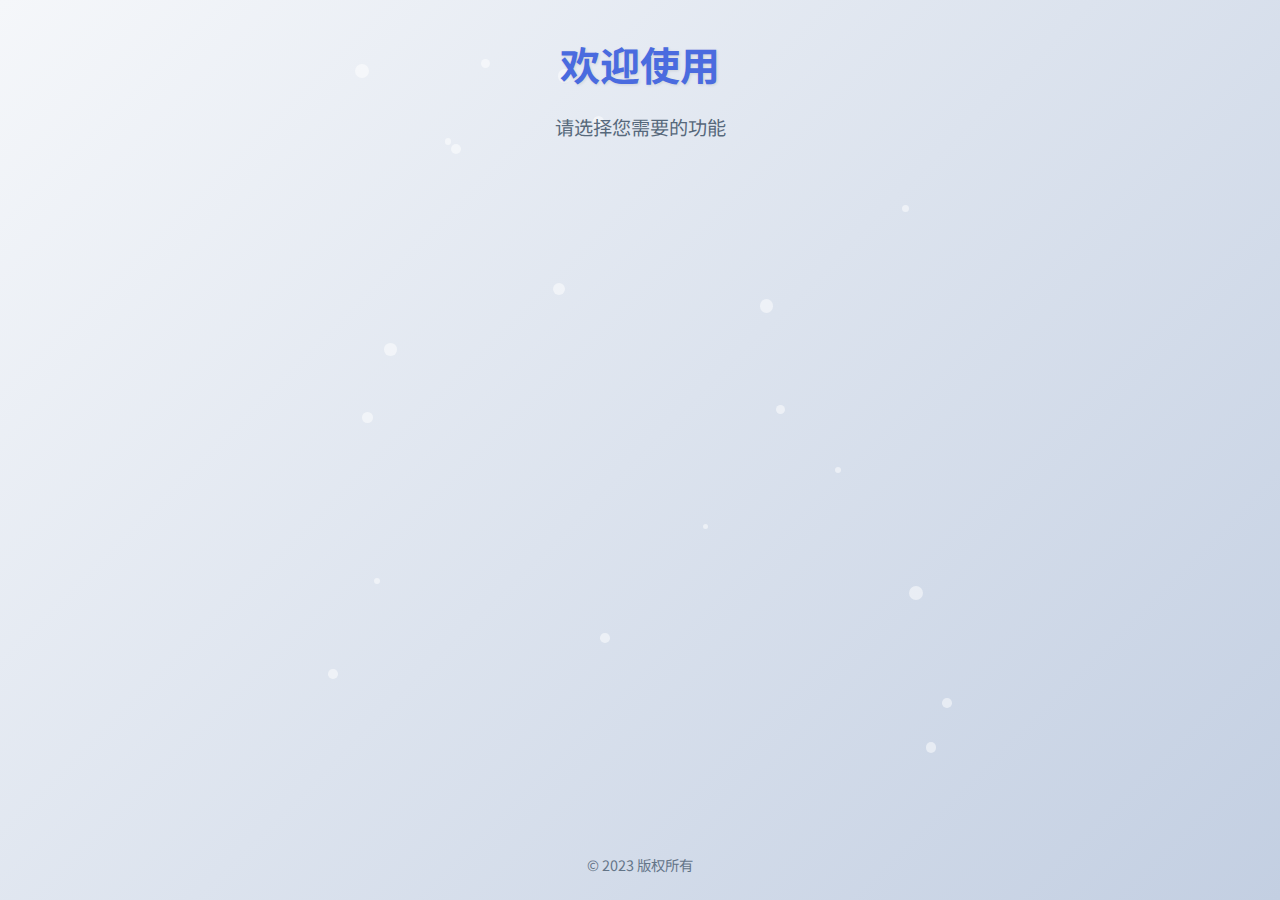
<file: index.html>
<!DOCTYPE html>
<html lang="zh-CN">
<head>
    <meta charset="UTF-8">
    <meta name="viewport" content="width=device-width, initial-scale=1.0">
    <title>欢迎页面</title>
    <link rel="stylesheet" href="css/style.css">
</head>
<body>
    <div class="container">
        <div class="header">
            <h1 class="title">欢迎使用</h1>
            <p class="subtitle">请选择您需要的功能</p>
        </div>
        
        <div class="options">
            <div class="option-card download">
                <div class="option-icon">
                    <i class="icon-download"></i>
                </div>
                <h2>下载应用</h2>
                <p>获取最新版本的应用</p>
                <a href="download.html" class="btn">立即下载</a>
            </div>
            
            <div class="option-card tutorial">
                <div class="option-icon">
                    <i class="icon-video"></i>
                </div>
                <h2>视频教程</h2>
                <p>学习如何使用应用</p>
                <div class="sub-options hidden">
                    <a href="tutorial-android.html" class="btn sub-btn">安卓教程</a>
                    <a href="tutorial-pc.html" class="btn sub-btn">电脑教程</a>
                </div>
                <button class="btn tutorial-btn">查看教程</button>
            </div>
        </div>
    </div>

    <footer>
        <p>© 2023 版权所有</p>
    </footer>

    <script src="js/script.js"></script>
</body>
</html>
</file>
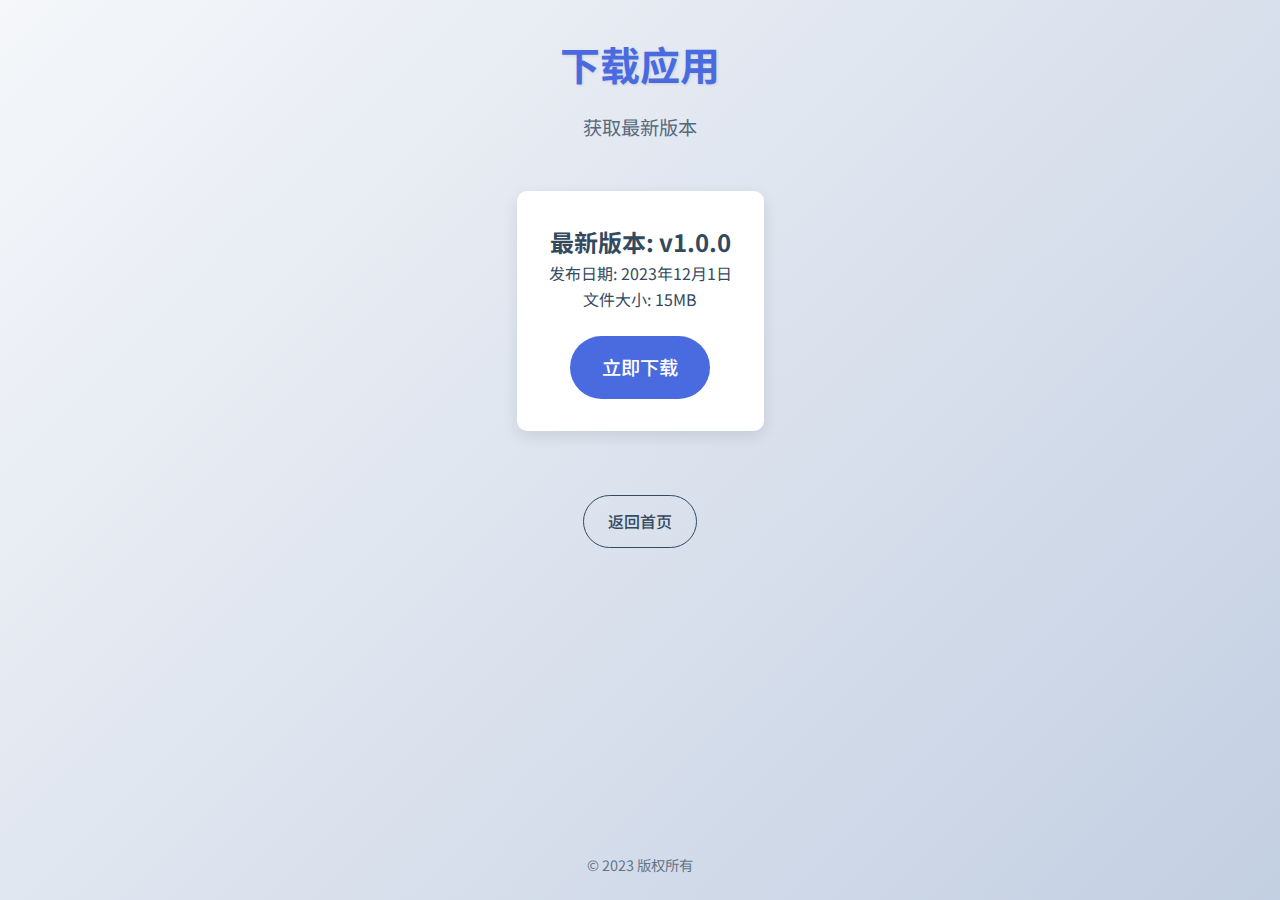
<file: download.html>
<!DOCTYPE html>
<html lang="zh-CN">
<head>
    <meta charset="UTF-8">
    <meta name="viewport" content="width=device-width, initial-scale=1.0">
    <title>下载应用</title>
    <link rel="stylesheet" href="css/style.css">
    <style>
        .download-section {
            background: white;
            padding: 2rem;
            border-radius: 10px;
            box-shadow: var(--shadow);
            margin-top: 2rem;
            text-align: center;
            animation: fadeIn 0.8s ease-in-out;
        }
        
        .download-btn {
            margin-top: 1.5rem;
            font-size: 1.2rem;
            padding: 1rem 2rem;
        }
        
        .back-btn {
            margin-top: 2rem;
            background: transparent;
            color: var(--dark-color);
            border: 1px solid var(--dark-color);
        }
        
        .back-btn:hover {
            background: rgba(0,0,0,0.1);
        }
    </style>
</head>
<body>
    <div class="container">
        <div class="header">
            <h1 class="title">下载应用</h1>
            <p class="subtitle">获取最新版本</p>
        </div>
        
        <div class="download-section">
            <h2>最新版本: v1.0.0</h2>
            <p>发布日期: 2023年12月1日</p>
            <p>文件大小: 15MB</p>
            <a href="#" class="btn download-btn">立即下载</a>
        </div>
        
        <div style="text-align: center; margin-top: 2rem;">
            <a href="index.html" class="btn back-btn">返回首页</a>
        </div>
    </div>

    <footer>
        <p>© 2023 版权所有</p>
    </footer>

    <script src="js/script.js"></script>
</body>
</html>
</file>
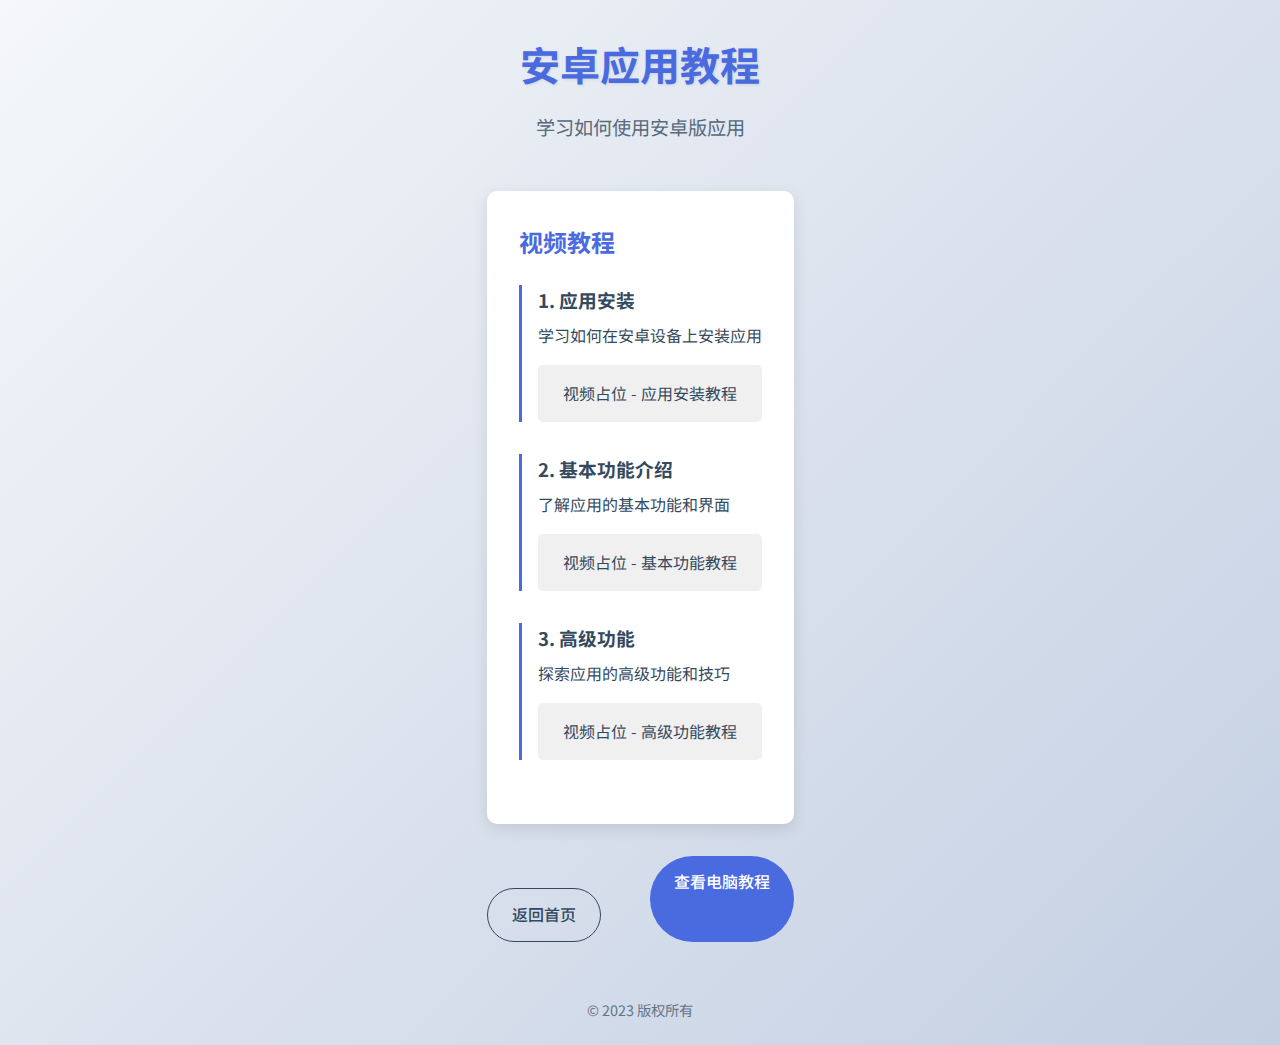
<file: tutorial-android.html>
<!DOCTYPE html>
<html lang="zh-CN">
<head>
    <meta charset="UTF-8">
    <meta name="viewport" content="width=device-width, initial-scale=1.0">
    <title>安卓应用教程</title>
    <link rel="stylesheet" href="css/style.css">
    <style>
        .tutorial-section {
            background: white;
            padding: 2rem;
            border-radius: 10px;
            box-shadow: var(--shadow);
            margin-top: 2rem;
            animation: fadeIn 0.8s ease-in-out;
        }
        
        .tutorial-section h2 {
            margin-bottom: 1.5rem;
            color: var(--primary-color);
        }
        
        .tutorial-item {
            margin-bottom: 2rem;
            border-left: 3px solid var(--primary-color);
            padding-left: 1rem;
        }
        
        .tutorial-item h3 {
            margin-bottom: 0.5rem;
        }
        
        .video-container {
            margin-top: 1rem;
            background: #f0f0f0;
            padding: 1rem;
            border-radius: 5px;
            text-align: center;
        }
        
        .back-btn {
            margin-top: 2rem;
            background: transparent;
            color: var(--dark-color);
            border: 1px solid var(--dark-color);
        }
        
        .back-btn:hover {
            background: rgba(0,0,0,0.1);
        }
        
        .tutorial-nav {
            display: flex;
            justify-content: space-between;
            margin-top: 2rem;
        }
    </style>
</head>
<body>
    <div class="container">
        <div class="header">
            <h1 class="title">安卓应用教程</h1>
            <p class="subtitle">学习如何使用安卓版应用</p>
        </div>
        
        <div class="tutorial-section">
            <h2>视频教程</h2>
            
            <div class="tutorial-item">
                <h3>1. 应用安装</h3>
                <p>学习如何在安卓设备上安装应用</p>
                <div class="video-container">
                    <p>视频占位 - 应用安装教程</p>
                    <!-- 这里可以添加实际的视频嵌入代码 -->
                </div>
            </div>
            
            <div class="tutorial-item">
                <h3>2. 基本功能介绍</h3>
                <p>了解应用的基本功能和界面</p>
                <div class="video-container">
                    <p>视频占位 - 基本功能教程</p>
                    <!-- 这里可以添加实际的视频嵌入代码 -->
                </div>
            </div>
            
            <div class="tutorial-item">
                <h3>3. 高级功能</h3>
                <p>探索应用的高级功能和技巧</p>
                <div class="video-container">
                    <p>视频占位 - 高级功能教程</p>
                    <!-- 这里可以添加实际的视频嵌入代码 -->
                </div>
            </div>
        </div>
        
        <div class="tutorial-nav">
            <a href="index.html" class="btn back-btn">返回首页</a>
            <a href="tutorial-pc.html" class="btn">查看电脑教程</a>
        </div>
    </div>

    <footer>
        <p>© 2023 版权所有</p>
    </footer>

    <script src="js/script.js"></script>
</body>
</html>
</file>
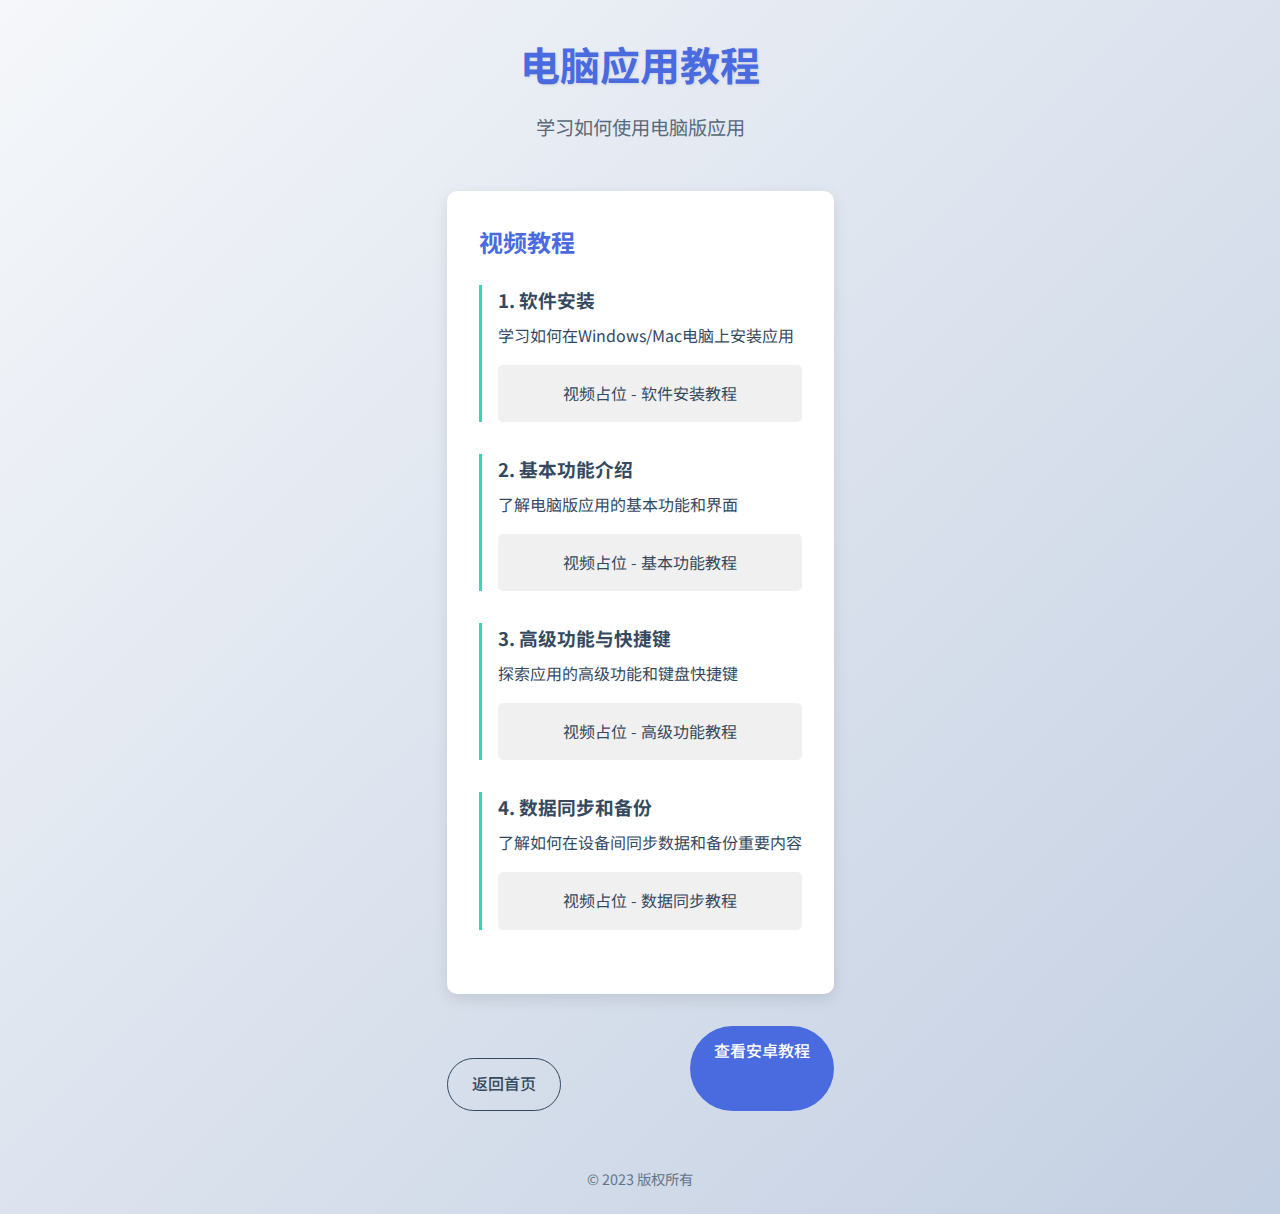
<file: tutorial-pc.html>
<!DOCTYPE html>
<html lang="zh-CN">
<head>
    <meta charset="UTF-8">
    <meta name="viewport" content="width=device-width, initial-scale=1.0">
    <title>电脑应用教程</title>
    <link rel="stylesheet" href="css/style.css">
    <style>
        .tutorial-section {
            background: white;
            padding: 2rem;
            border-radius: 10px;
            box-shadow: var(--shadow);
            margin-top: 2rem;
            animation: fadeIn 0.8s ease-in-out;
        }
        
        .tutorial-section h2 {
            margin-bottom: 1.5rem;
            color: var(--primary-color);
        }
        
        .tutorial-item {
            margin-bottom: 2rem;
            border-left: 3px solid var(--secondary-color);
            padding-left: 1rem;
        }
        
        .tutorial-item h3 {
            margin-bottom: 0.5rem;
        }
        
        .video-container {
            margin-top: 1rem;
            background: #f0f0f0;
            padding: 1rem;
            border-radius: 5px;
            text-align: center;
        }
        
        .back-btn {
            margin-top: 2rem;
            background: transparent;
            color: var(--dark-color);
            border: 1px solid var(--dark-color);
        }
        
        .back-btn:hover {
            background: rgba(0,0,0,0.1);
        }
        
        .tutorial-nav {
            display: flex;
            justify-content: space-between;
            margin-top: 2rem;
        }
    </style>
</head>
<body>
    <div class="container">
        <div class="header">
            <h1 class="title">电脑应用教程</h1>
            <p class="subtitle">学习如何使用电脑版应用</p>
        </div>
        
        <div class="tutorial-section">
            <h2>视频教程</h2>
            
            <div class="tutorial-item">
                <h3>1. 软件安装</h3>
                <p>学习如何在Windows/Mac电脑上安装应用</p>
                <div class="video-container">
                    <p>视频占位 - 软件安装教程</p>
                    <!-- 这里可以添加实际的视频嵌入代码 -->
                </div>
            </div>
            
            <div class="tutorial-item">
                <h3>2. 基本功能介绍</h3>
                <p>了解电脑版应用的基本功能和界面</p>
                <div class="video-container">
                    <p>视频占位 - 基本功能教程</p>
                    <!-- 这里可以添加实际的视频嵌入代码 -->
                </div>
            </div>
            
            <div class="tutorial-item">
                <h3>3. 高级功能与快捷键</h3>
                <p>探索应用的高级功能和键盘快捷键</p>
                <div class="video-container">
                    <p>视频占位 - 高级功能教程</p>
                    <!-- 这里可以添加实际的视频嵌入代码 -->
                </div>
            </div>
            
            <div class="tutorial-item">
                <h3>4. 数据同步和备份</h3>
                <p>了解如何在设备间同步数据和备份重要内容</p>
                <div class="video-container">
                    <p>视频占位 - 数据同步教程</p>
                    <!-- 这里可以添加实际的视频嵌入代码 -->
                </div>
            </div>
        </div>
        
        <div class="tutorial-nav">
            <a href="index.html" class="btn back-btn">返回首页</a>
            <a href="tutorial-android.html" class="btn">查看安卓教程</a>
        </div>
    </div>

    <footer>
        <p>© 2023 版权所有</p>
    </footer>

    <script src="js/script.js"></script>
</body>
</html>
</file>
<file: css/style.css>
@import url('https://fonts.googleapis.com/css2?family=Noto+Sans+SC:wght@300;400;500;700&display=swap');

:root {
    --primary-color: #4a6bdf;
    --secondary-color: #33d9b2;
    --dark-color: #34495e;
    --light-color: #f5f6fa;
    --shadow: 0 5px 15px rgba(0, 0, 0, 0.1);
    --transition: all 0.3s ease;
}

* {
    margin: 0;
    padding: 0;
    box-sizing: border-box;
}

body {
    font-family: 'Noto Sans SC', sans-serif;
    background: linear-gradient(135deg, #f5f7fa 0%, #c3cfe2 100%);
    color: var(--dark-color);
    line-height: 1.6;
    min-height: 100vh;
    display: flex;
    flex-direction: column;
    overflow-x: hidden;
    transition: opacity 0.5s ease;
}

/* 页面加载和过渡动画 */
body.loaded {
    animation: fadeIn 1s ease-in-out;
}

body.page-transition {
    opacity: 0;
}

.container {
    max-width: 1200px;
    margin: 0 auto;
    padding: 2rem;
    flex: 1;
    position: relative;
    overflow: hidden;
}

.header {
    text-align: center;
    margin-bottom: 3rem;
    animation: fadeIn 1s ease-in-out;
    position: relative;
    z-index: 10;
}

.title {
    font-size: 2.5rem;
    margin-bottom: 1rem;
    color: var(--primary-color);
    text-shadow: 1px 1px 3px rgba(0, 0, 0, 0.1);
}

.subtitle {
    font-size: 1.2rem;
    color: var(--dark-color);
    opacity: 0.8;
}

.options {
    display: flex;
    justify-content: center;
    flex-wrap: wrap;
    gap: 2rem;
    position: relative;
    z-index: 10;
}

.option-card {
    background: white;
    padding: 2rem;
    border-radius: 10px;
    box-shadow: var(--shadow);
    width: 300px;
    text-align: center;
    transition: var(--transition);
    position: relative;
    overflow: hidden;
}

.option-card:hover {
    transform: translateY(-10px);
    box-shadow: 0 15px 30px rgba(0, 0, 0, 0.15);
}

.download {
    background: linear-gradient(135deg, #a8edea 0%, #fed6e3 100%);
}

.tutorial {
    background: linear-gradient(135deg, #e0c3fc 0%, #8ec5fc 100%);
}

.option-icon {
    font-size: 3rem;
    margin-bottom: 1rem;
    color: var(--primary-color);
}

.icon-download:before {
    content: "⬇️";
}

.icon-video:before {
    content: "🎬";
}

.option-card h2 {
    margin-bottom: 1rem;
    font-size: 1.5rem;
}

.option-card p {
    margin-bottom: 1.5rem;
    color: var(--dark-color);
    opacity: 0.7;
}

.btn {
    display: inline-block;
    background: var(--primary-color);
    color: white;
    padding: 0.8rem 1.5rem;
    border-radius: 50px;
    text-decoration: none;
    font-weight: 500;
    transition: var(--transition);
    border: none;
    cursor: pointer;
    font-family: inherit;
    font-size: 1rem;
}

.btn:hover {
    background: #3a57c0;
    transform: scale(1.05);
}

.sub-options {
    display: flex;
    flex-direction: column;
    gap: 0.8rem;
    margin-top: 1rem;
    transition: var(--transition);
    max-height: 0;
    opacity: 0;
}

.sub-options.active {
    max-height: 200px;
    opacity: 1;
}

.hidden {
    display: none;
}

.sub-btn {
    background: rgba(255, 255, 255, 0.7);
    color: var(--dark-color);
}

.sub-btn:hover {
    background: white;
}

footer {
    text-align: center;
    padding: 1.5rem;
    margin-top: auto;
    color: var(--dark-color);
    opacity: 0.7;
    font-size: 0.9rem;
    position: relative;
    z-index: 10;
}

/* 动画效果 */
@keyframes fadeIn {
    from {
        opacity: 0;
        transform: translateY(-20px);
    }
    to {
        opacity: 1;
        transform: translateY(0);
    }
}

.option-card {
    animation: slideIn 0.5s ease-out forwards;
    opacity: 0;
}

.download {
    animation-delay: 0.3s;
}

.tutorial {
    animation-delay: 0.6s;
}

@keyframes slideIn {
    from {
        opacity: 0;
        transform: translateX(-50px);
    }
    to {
        opacity: 1;
        transform: translateX(0);
    }
}

/* 子选项弹出动画 */
@keyframes popIn {
    from {
        opacity: 0;
        transform: scale(0.8);
    }
    to {
        opacity: 1;
        transform: scale(1);
    }
}

/* 粒子效果 */
.particle {
    position: absolute;
    background: rgba(255, 255, 255, 0.5);
    border-radius: 50%;
    pointer-events: none;
    z-index: 1;
    animation: float linear infinite;
}

@keyframes float {
    0% {
        transform: translateY(0) rotate(0deg);
        opacity: 0;
    }
    10% {
        opacity: 0.8;
    }
    90% {
        opacity: 0.8;
    }
    100% {
        transform: translateY(-100vh) rotate(360deg);
        opacity: 0;
    }
}

/* 响应式设计 */
@media (max-width: 768px) {
    .options {
        flex-direction: column;
        align-items: center;
    }
    
    .option-card {
        width: 100%;
        max-width: 350px;
    }
    
    .title {
        font-size: 2rem;
    }
}
</file>
